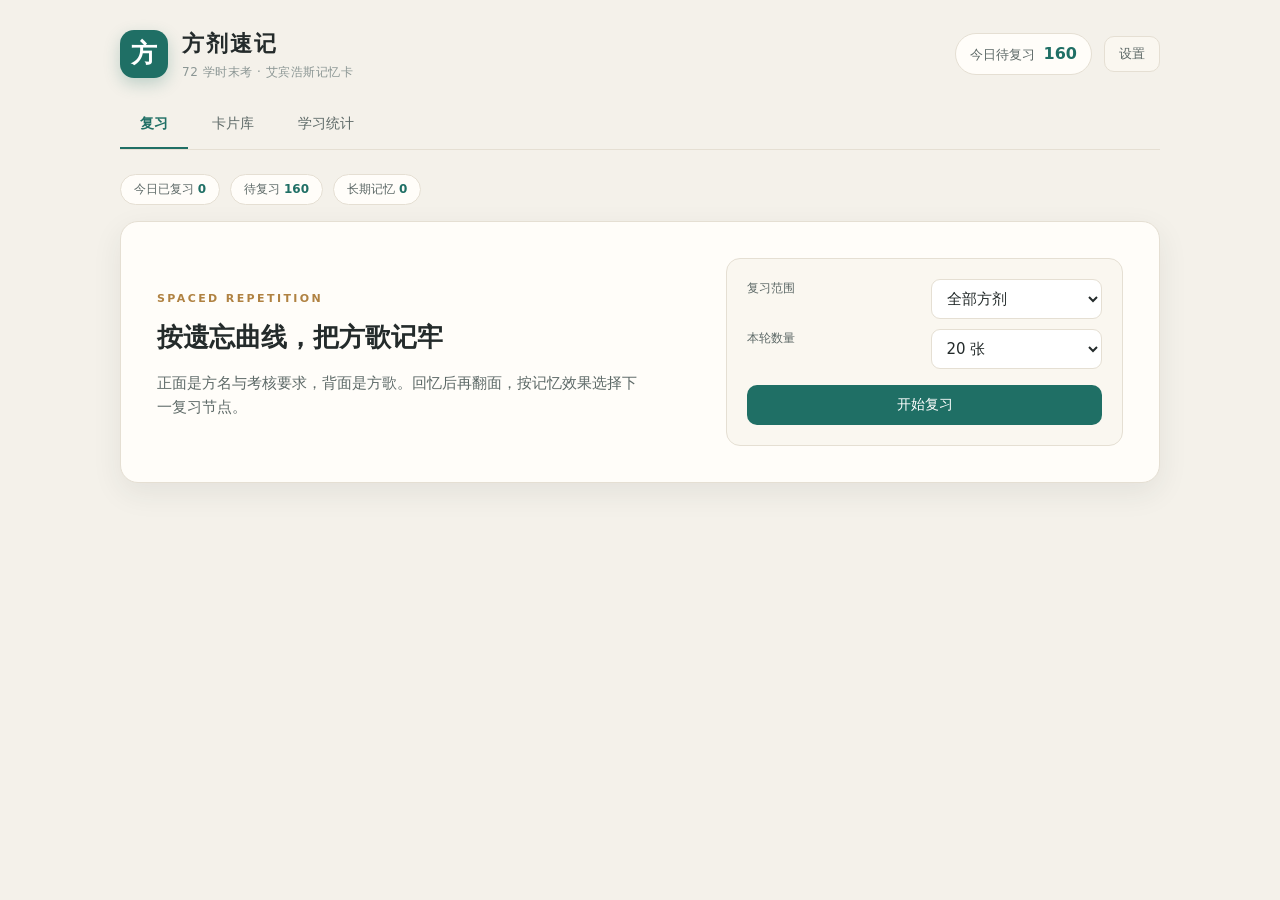
<file: index.html>
<!DOCTYPE html>
<html lang="zh-CN">
<head>
  <meta charset="UTF-8">
  <meta name="viewport" content="width=device-width, initial-scale=1.0">
  <title>方剂速记 · 复习</title>
  <link rel="stylesheet" href="styles.css">
</head>
<body data-page="review">
  <div class="app-shell">
    <header class="topbar">
      <div class="brand">
        <div class="brand-mark">方</div>
        <div class="brand-text">
          <h1>方剂速记</h1>
          <p>72 学时末考 · 艾宾浩斯记忆卡</p>
        </div>
      </div>
      <div class="top-actions">
        <div class="due-pill" id="duePill">今日待复习 <strong>0</strong></div>
        <button class="owner-btn" id="settingsTopBtn" type="button" title="备份与导入">设置</button>
      </div>
    </header>

    <nav class="tabs" aria-label="主导航">
      <a class="tab active" href="index.html">复习</a>
      <a class="tab" href="library.html">卡片库</a>
      <a class="tab" href="stats.html">学习统计</a>
    </nav>

    <main>
      <section class="view active" id="view-review">
        <div class="review-stats" id="reviewStats"></div>
        <div class="panel intro-panel" id="reviewStart">
          <div class="intro-copy">
            <span class="eyebrow">SPACED REPETITION</span>
            <h2>按遗忘曲线，把方歌记牢</h2>
            <p>正面是方名与考核要求，背面是方歌。回忆后再翻面，按记忆效果选择下一复习节点。</p>
          </div>
          <div class="review-setup">
            <label class="field-label" for="reviewScope">复习范围</label>
            <select id="reviewScope">
              <option value="all">全部方剂</option>
              <option value="掌握">仅掌握</option>
              <option value="熟悉">仅熟悉</option>
              <option value="了解">仅了解</option>
              <option value="due">仅到期待复习</option>
              <optgroup label="按章节" id="scopeChapters"></optgroup>
            </select>
            <label class="field-label" for="reviewLimit">本轮数量</label>
            <select id="reviewLimit">
              <option value="10">10 张</option>
              <option value="20" selected>20 张</option>
              <option value="40">40 张</option>
              <option value="999">全部</option>
            </select>
            <button class="primary-btn" id="startReviewBtn" type="button">开始复习</button>
          </div>
        </div>

        <div class="review-session hidden" id="reviewSession">
          <div class="session-bar">
            <div class="session-progress"><div id="sessionProgressBar"></div></div>
            <span id="sessionCounter">0 / 0</span>
            <button class="text-btn" id="endReviewBtn" type="button">结束本轮</button>
          </div>

          <div class="flashcard-wrap">
            <div class="flashcard" id="flashcard" role="button" tabindex="0" aria-label="点击翻转卡片">
              <div class="face front">
                <div class="face-top">
                  <span class="chapter-tag" id="frontChapter"></span>
                  <span class="level-badge" id="frontLevel"></span>
                </div>
                <div class="formula-name" id="frontName"></div>
                <div class="face-hint">考核要求 · 回忆方歌后点击翻面</div>
              </div>
              <div class="face back">
                <div class="face-top">
                  <span class="chapter-tag" id="backChapter"></span>
                  <span class="stage-tag" id="backStage"></span>
                </div>
                <div class="song-text" id="backSong"></div>
                <div class="back-question">刚才记住了吗？</div>
                <div class="rate-row" id="rateRow">
                  <button class="rate-btn forget" type="button" data-rate="forget">不记得<small>5 分钟后</small></button>
                  <button class="rate-btn remember" type="button" data-rate="remember">记得<small>进入下一节点</small></button>
                  <button class="rate-btn easy" type="button" data-rate="easy">太简单<small>跳两级</small></button>
                </div>
              </div>
            </div>
          </div>

          <div class="review-controls">
            <button class="secondary-btn" id="flipBtn" type="button">显示方歌</button>
            <button class="text-btn" id="skipBtn" type="button">稍后再看</button>
            <div class="flip-hint">点击卡片翻面 · 再点一次返回正面</div>
          </div>
        </div>

        <div class="panel done-panel hidden" id="reviewDone">
          <div class="done-icon">成</div>
          <h2>本轮复习完成</h2>
          <p id="doneSummary"></p>
          <div class="done-actions">
            <button class="primary-btn" id="againBtn" type="button">再来一轮</button>
            <a class="secondary-btn" href="library.html" id="toLibraryBtn">查看卡片库</a>
          </div>
        </div>
      </section>
    </main>
  </div>

  <div class="modal hidden" id="settingsModal">
    <div class="modal-backdrop" data-close="settingsModal"></div>
    <div class="modal-card wide">
      <h3>备份与导入</h3>
      <div class="settings-block">
        <h4>备份卡片与进度</h4>
        <p class="muted">导出为 JSON 文件，可在其他设备导入恢复。</p>
        <div class="inline-actions">
          <button class="secondary-btn" id="exportBtn" type="button">导出备份</button>
          <label class="file-btn">导入备份<input type="file" id="importInput" accept="application/json,.json"></label>
        </div>
      </div>
      <div class="modal-actions">
        <button class="primary-btn" type="button" data-close="settingsModal">完成</button>
      </div>
    </div>
  </div>

  <div class="toast" id="toast"></div>

  <script src="seed.js"></script>
  <script src="app.js"></script>
</body>
</html>
</file>
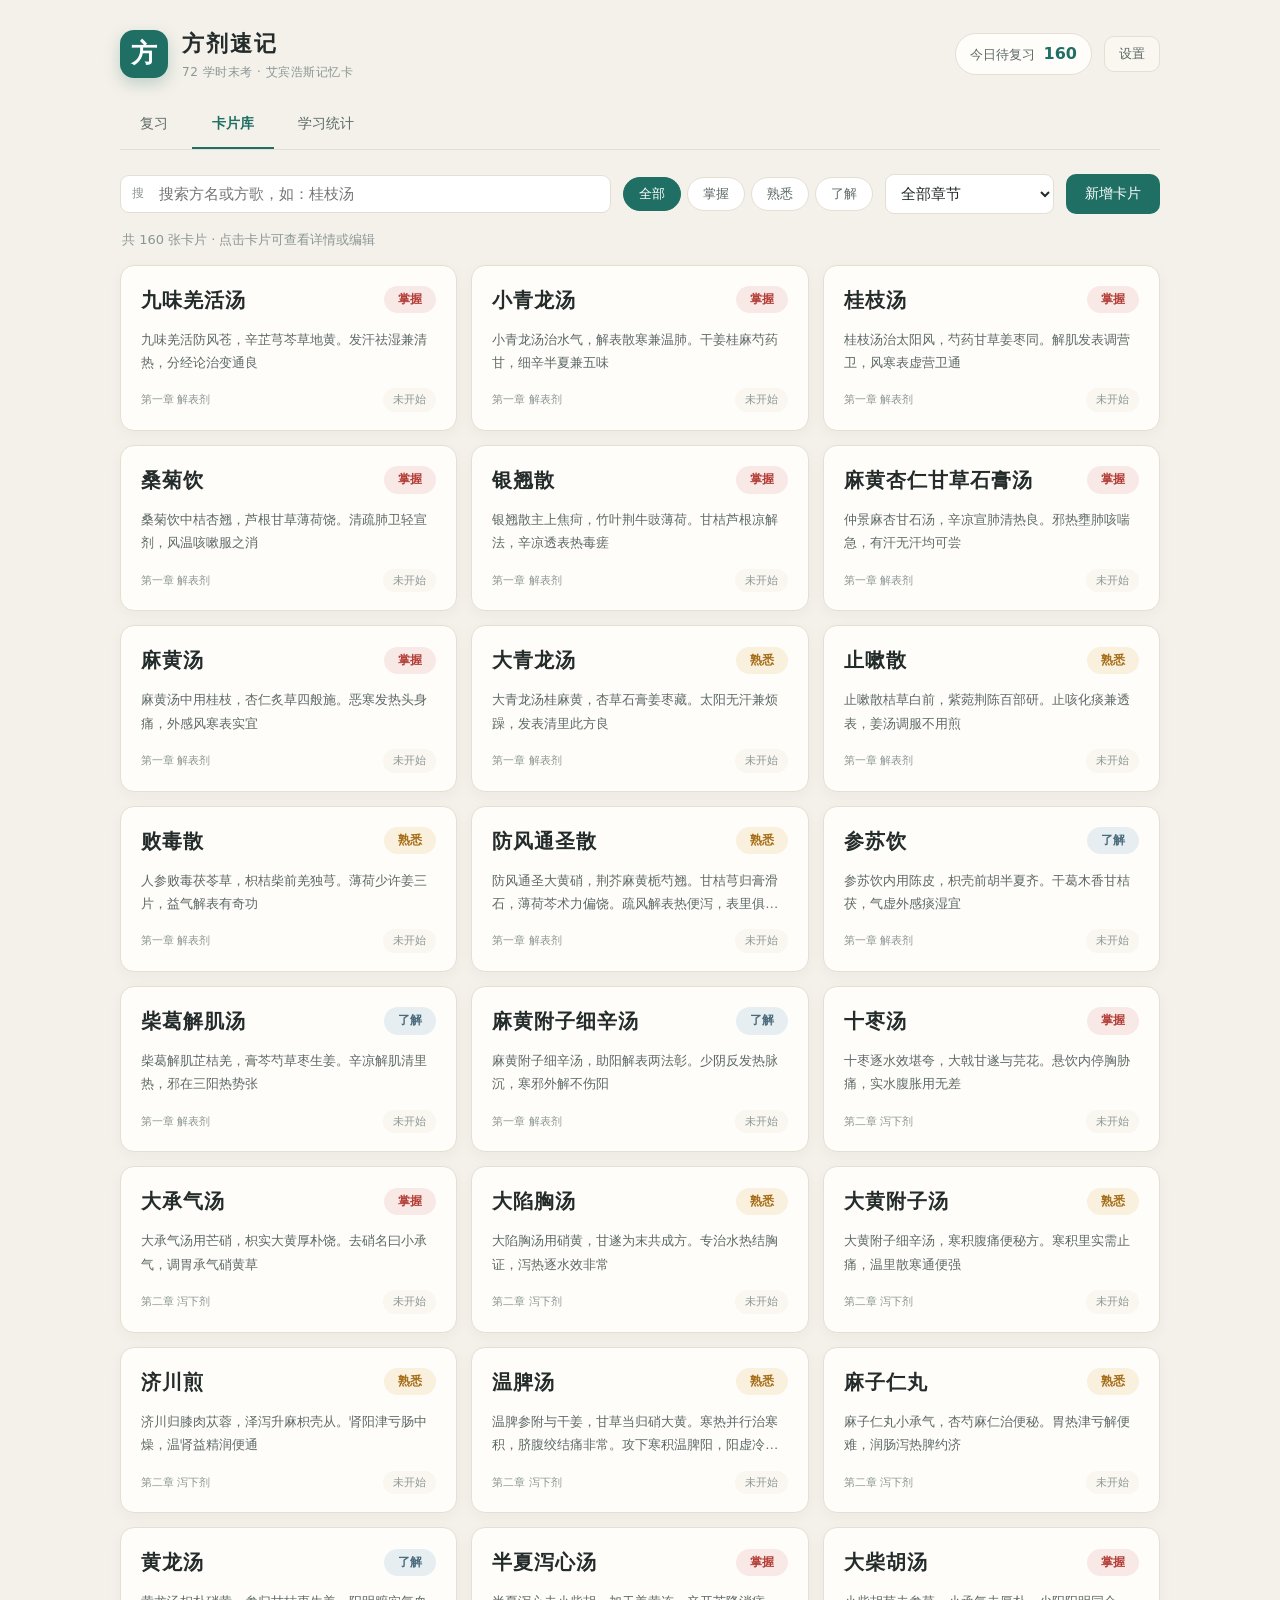
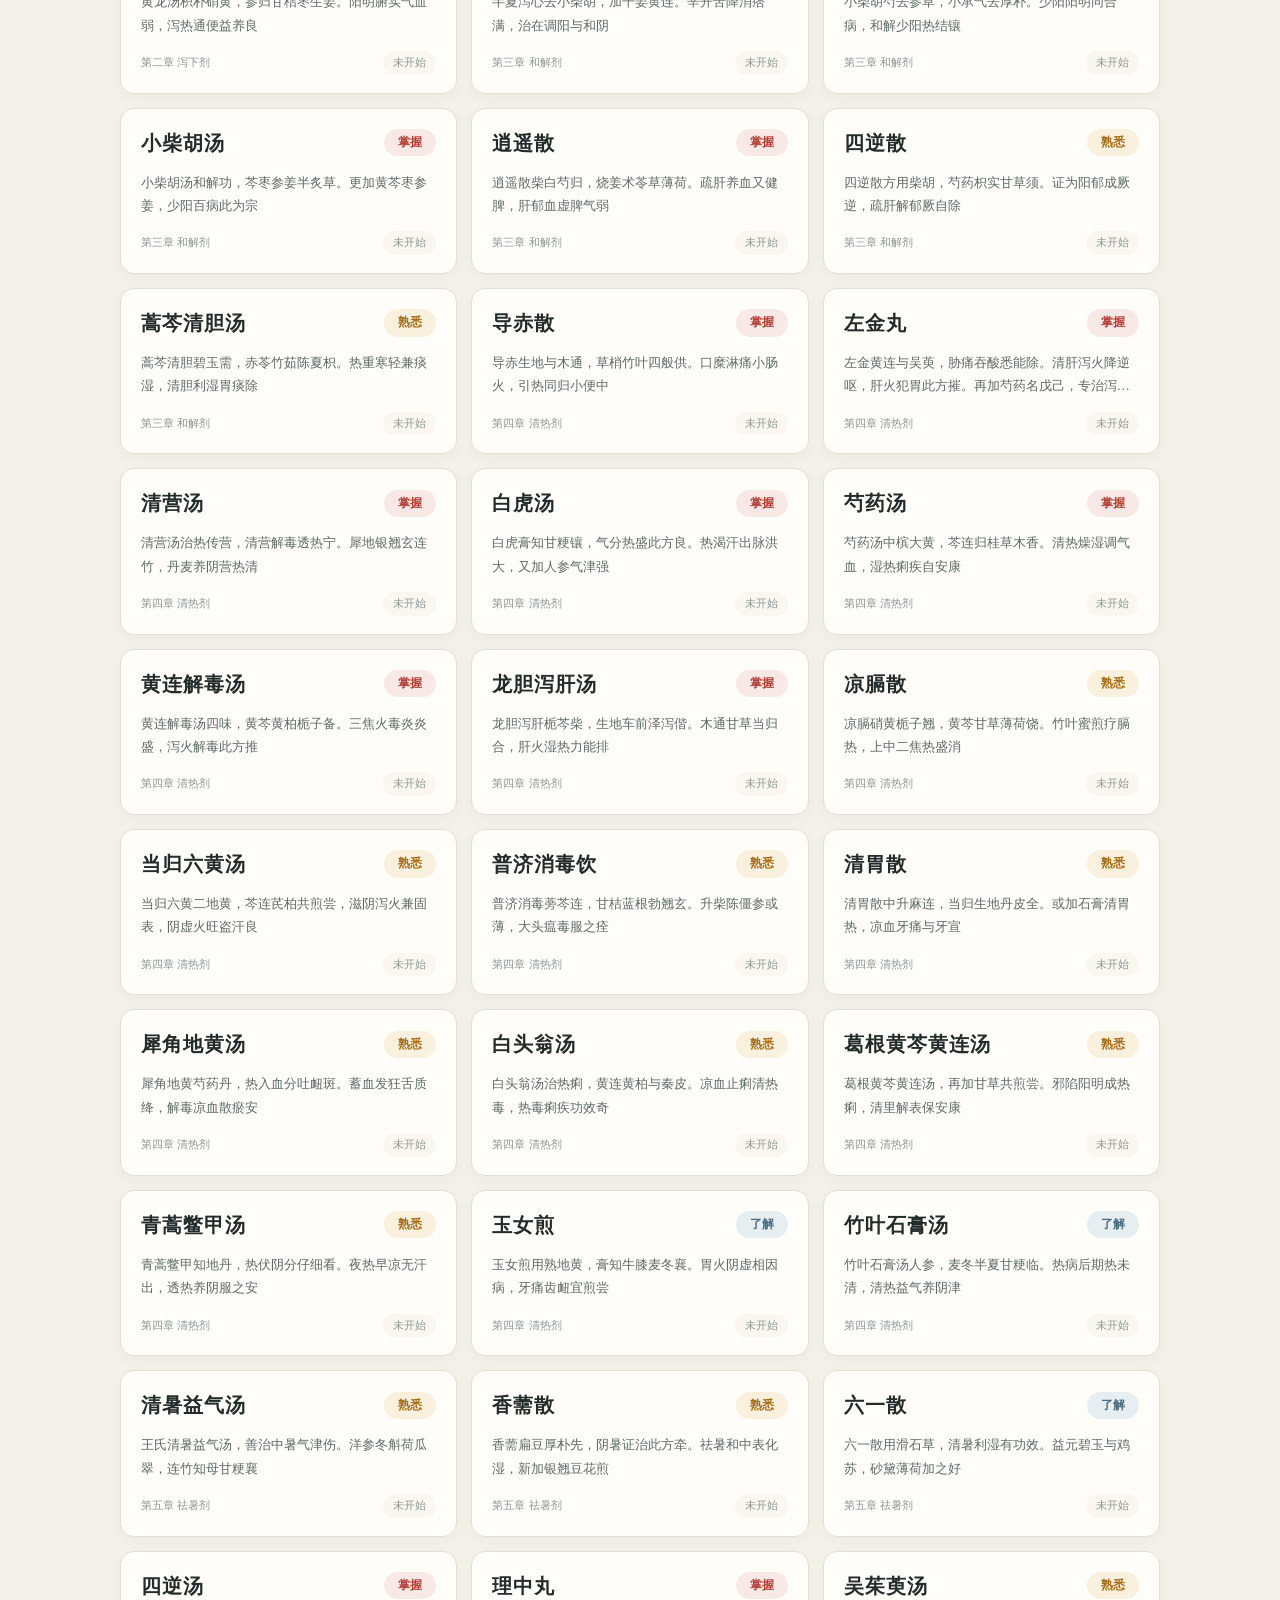
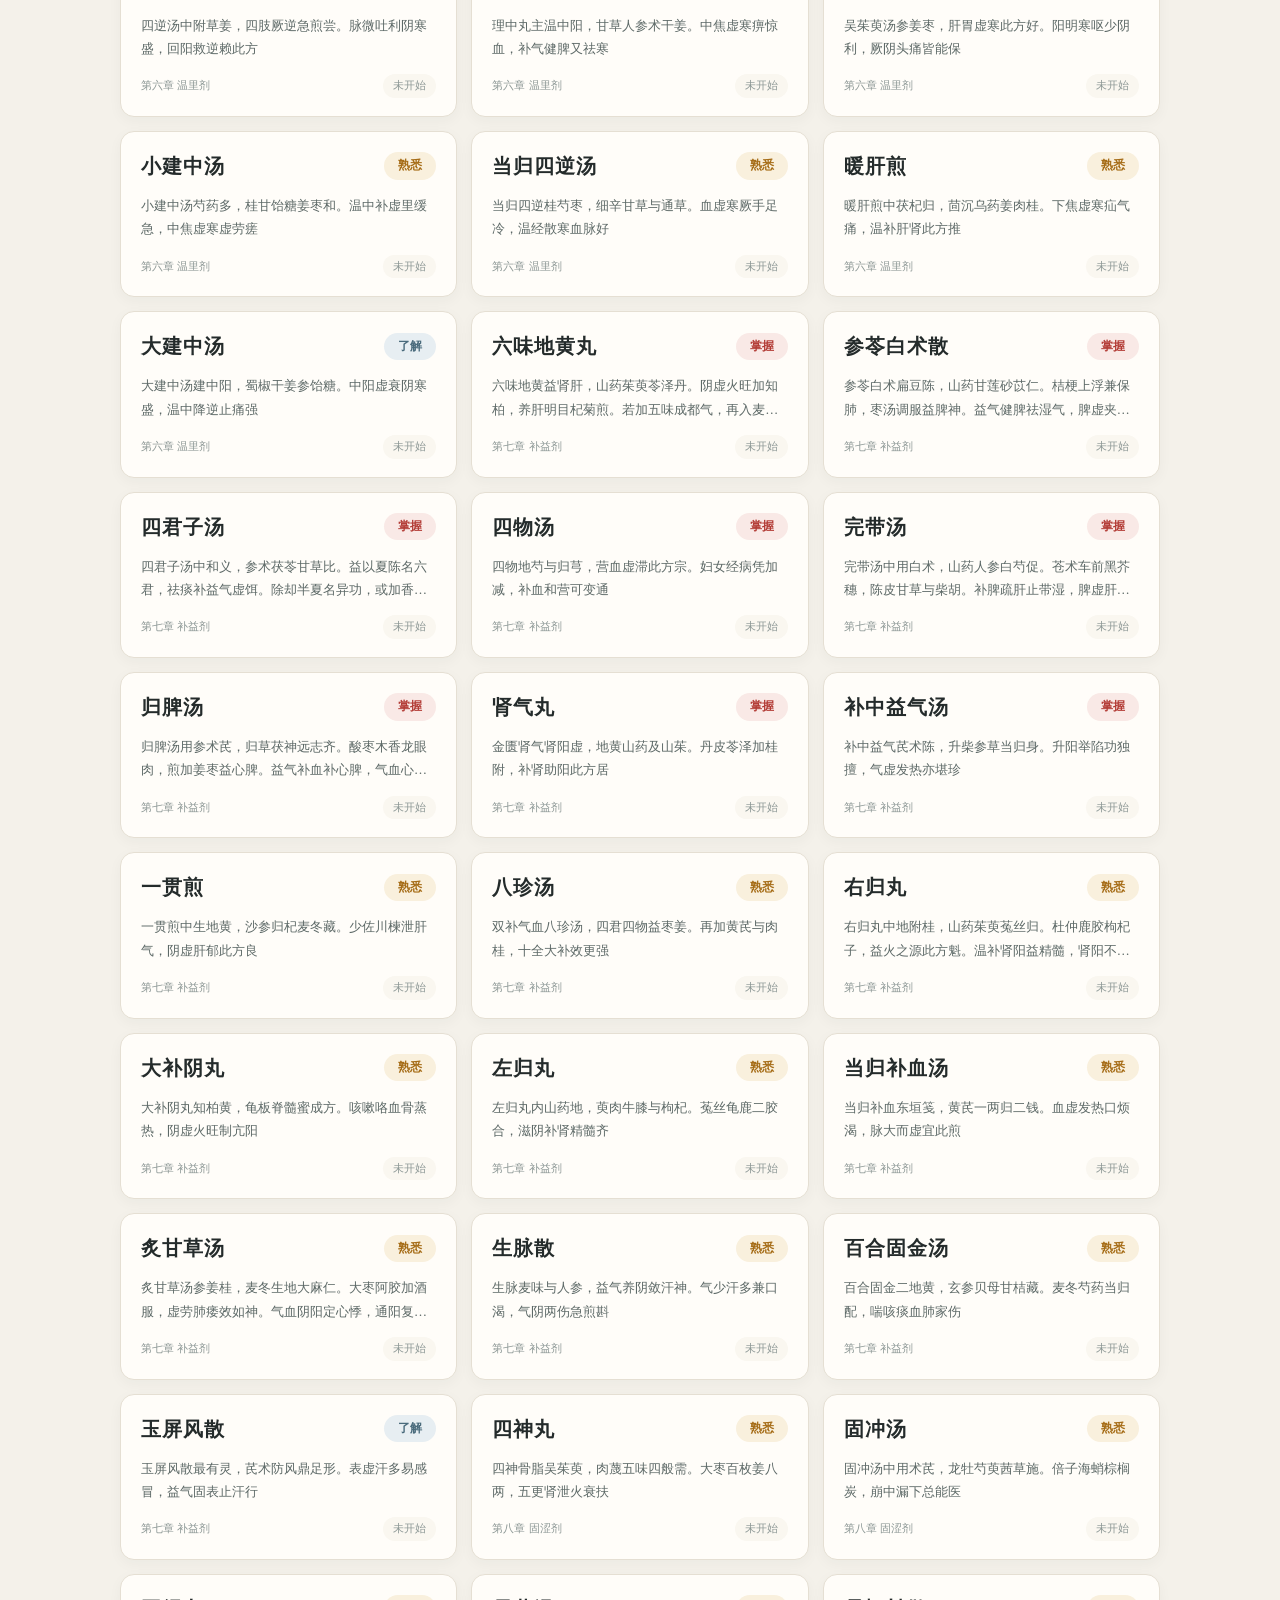
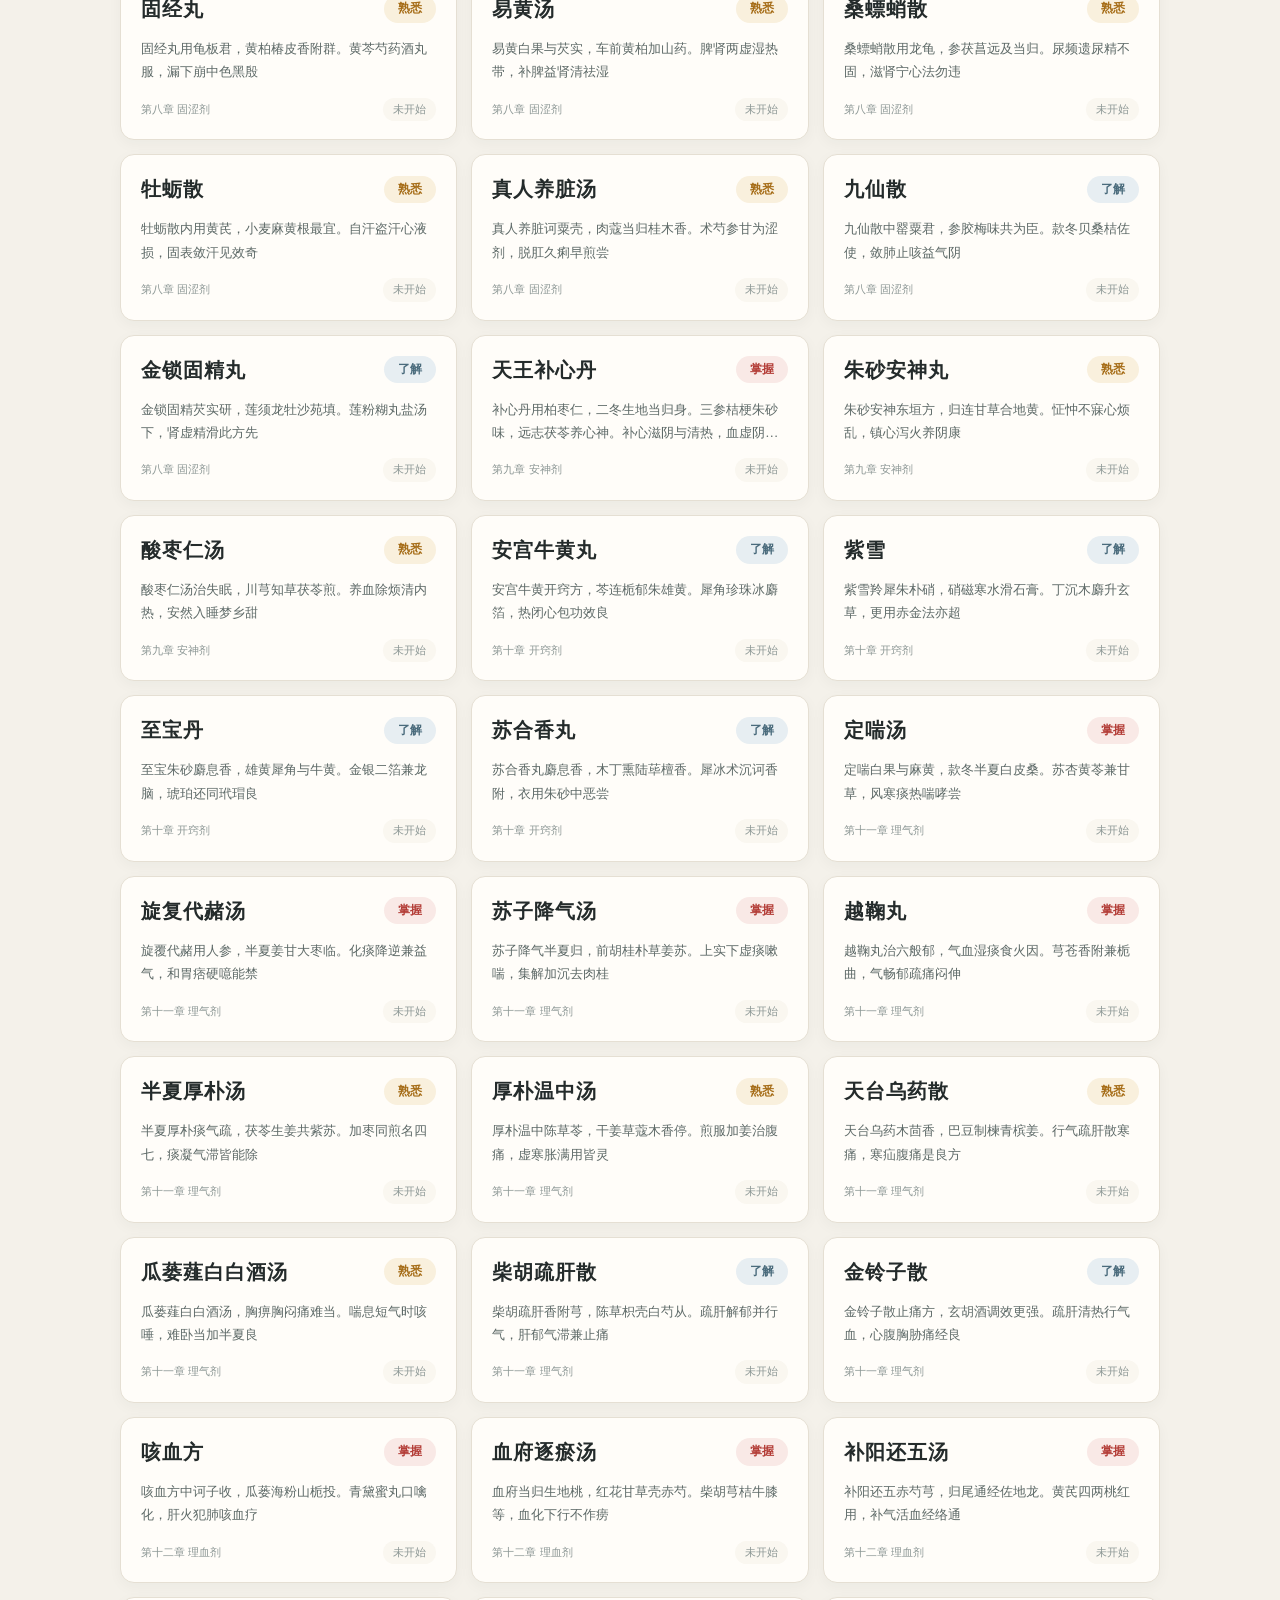
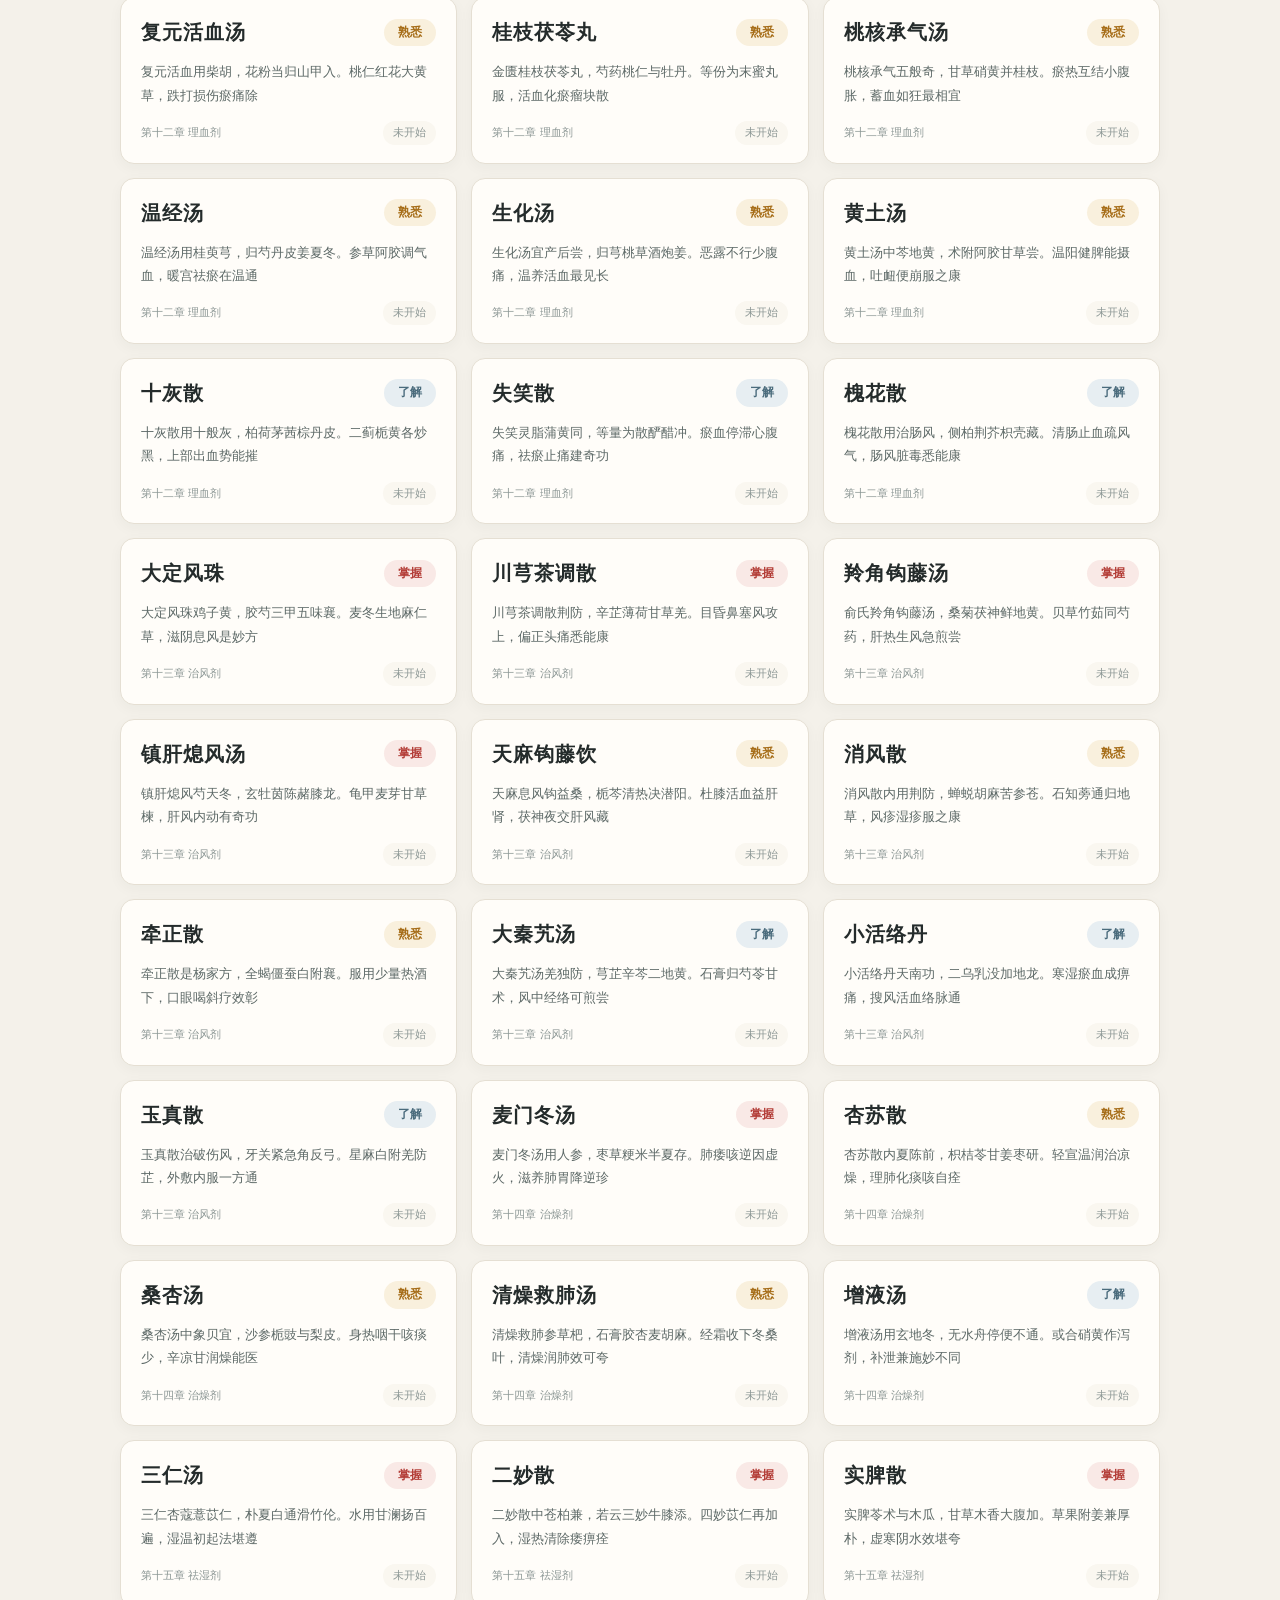
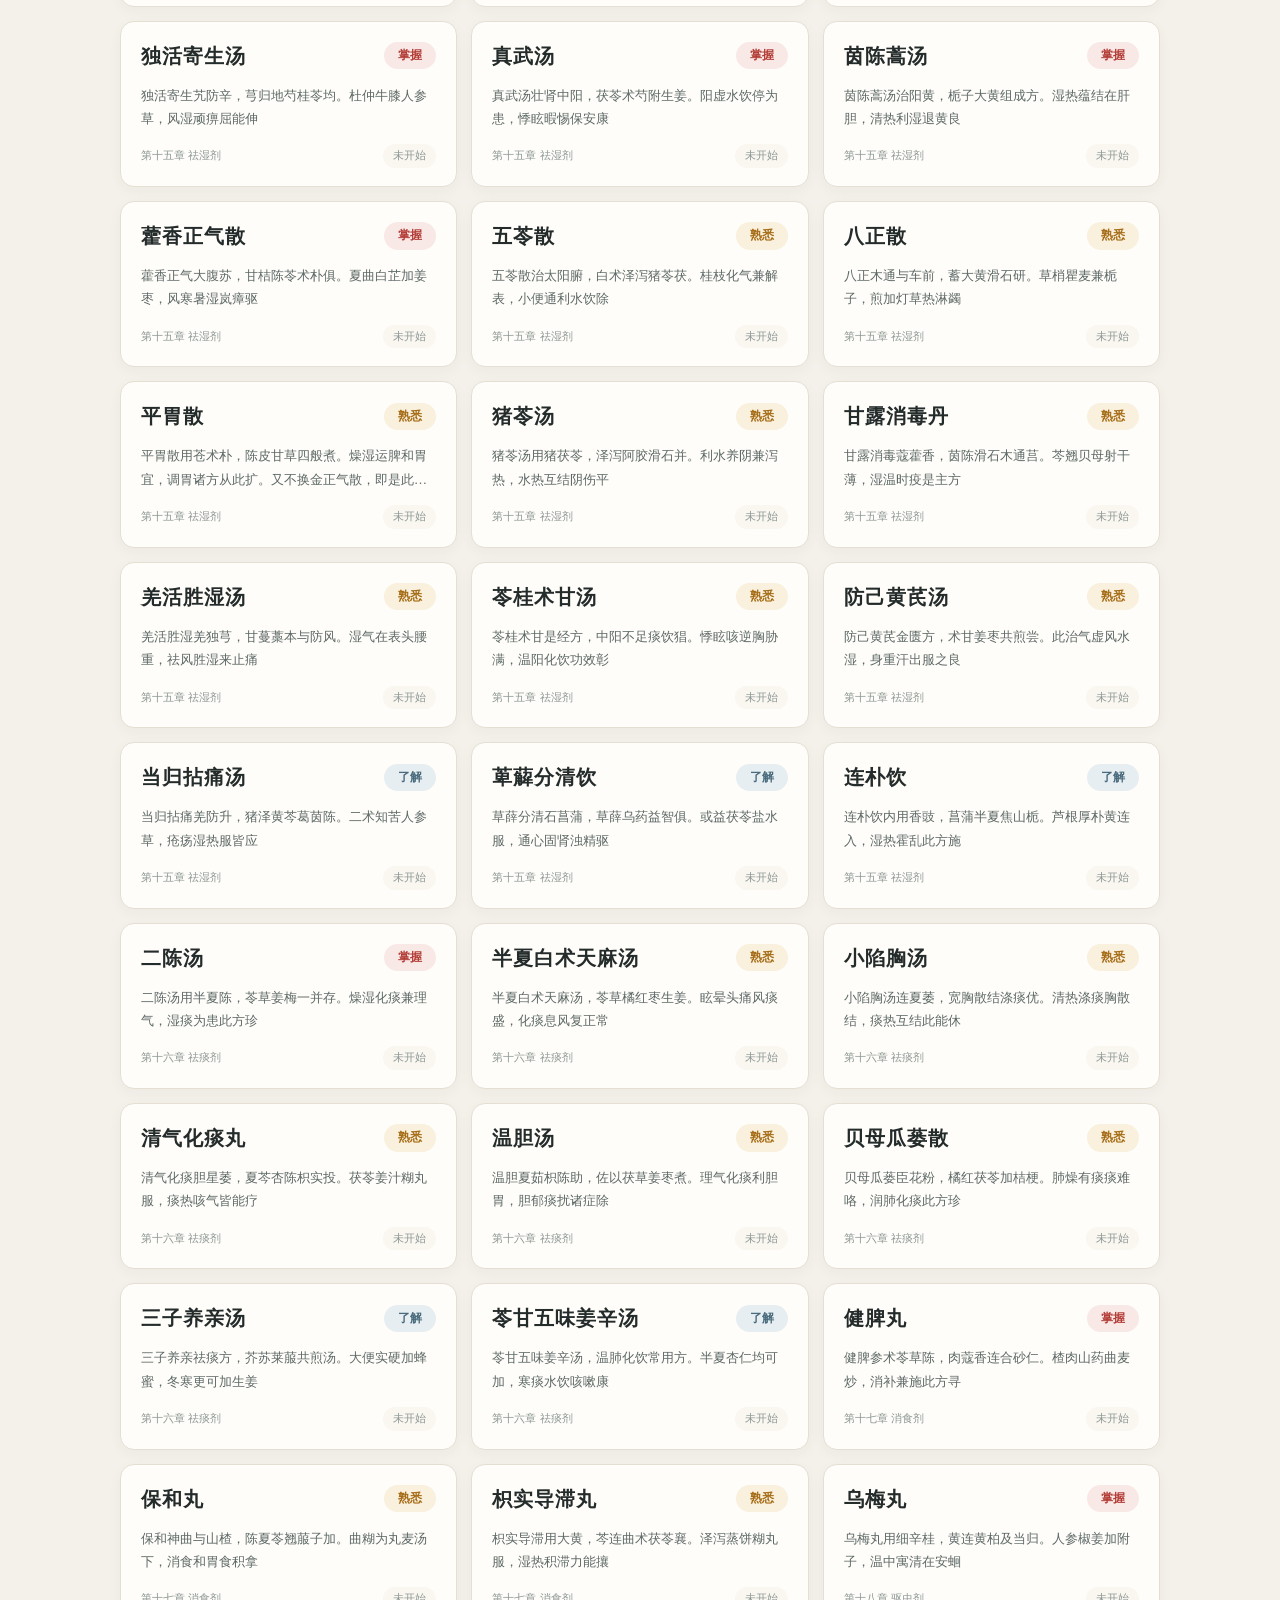
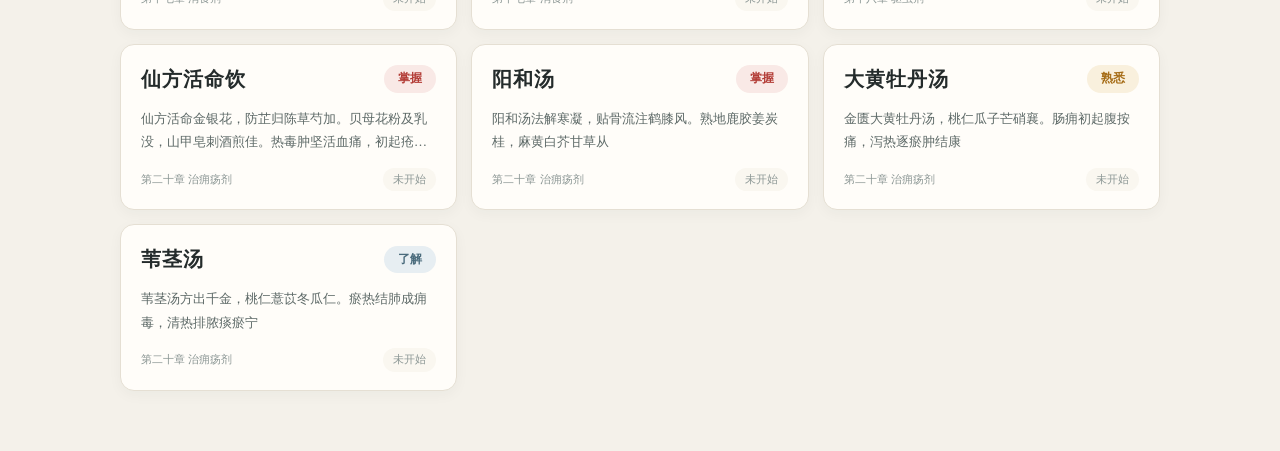
<file: library.html>
<!DOCTYPE html>
<html lang="zh-CN">
<head>
  <meta charset="UTF-8">
  <meta name="viewport" content="width=device-width, initial-scale=1.0">
  <title>方剂速记 · 卡片库</title>
  <link rel="stylesheet" href="styles.css">
</head>
<body data-page="library">
  <div class="app-shell">
    <header class="topbar">
      <div class="brand">
        <div class="brand-mark">方</div>
        <div class="brand-text">
          <h1>方剂速记</h1>
          <p>72 学时末考 · 艾宾浩斯记忆卡</p>
        </div>
      </div>
      <div class="top-actions">
        <div class="due-pill" id="duePill">今日待复习 <strong>0</strong></div>
        <button class="owner-btn" id="settingsTopBtn" type="button" title="备份与导入">设置</button>
      </div>
    </header>

    <nav class="tabs" aria-label="主导航">
      <a class="tab" href="index.html">复习</a>
      <a class="tab active" href="library.html">卡片库</a>
      <a class="tab" href="stats.html">学习统计</a>
    </nav>

    <main>
      <section class="view active" id="view-library">
        <div class="library-toolbar">
          <div class="search-box">
            <span class="search-mark">搜</span>
            <input type="search" id="searchInput" placeholder="搜索方名或方歌，如：桂枝汤">
          </div>
          <div class="chip-group" id="levelChips">
            <button class="chip active" type="button" data-level="all">全部</button>
            <button class="chip" type="button" data-level="掌握">掌握</button>
            <button class="chip" type="button" data-level="熟悉">熟悉</button>
            <button class="chip" type="button" data-level="了解">了解</button>
          </div>
          <select id="chapterFilter" class="chapter-filter"><option value="all">全部章节</option></select>
          <button class="primary-btn" id="addCardBtn" type="button">新增卡片</button>
        </div>
        <div class="list-meta" id="listMeta"></div>
        <div class="card-grid" id="cardList"></div>
      </section>
    </main>
  </div>

  <div class="modal hidden" id="editModal">
    <div class="modal-backdrop" data-close="editModal"></div>
    <div class="modal-card wide">
      <h3 id="editTitle">编辑卡片</h3>
      <div class="form-grid">
        <label>方名<input type="text" id="editName" maxlength="30"></label>
        <label>考核要求<select id="editLevel"><option>掌握</option><option>熟悉</option><option>了解</option></select></label>
        <label class="full">章节<input type="text" id="editChapter" maxlength="40"></label>
        <label class="full">方歌<textarea id="editSong" rows="4" maxlength="300"></textarea></label>
        <label class="full">备注（可选）<textarea id="editNote" rows="2" maxlength="300"></textarea></label>
      </div>
      <div class="modal-actions between">
        <button class="danger-btn hidden" id="deleteCardBtn" type="button">删除卡片</button>
        <div class="right-actions">
          <button class="secondary-btn" type="button" data-close="editModal">取消</button>
          <button class="primary-btn" id="saveCardBtn" type="button">保存</button>
        </div>
      </div>
    </div>
  </div>

  <div class="modal hidden" id="settingsModal">
    <div class="modal-backdrop" data-close="settingsModal"></div>
    <div class="modal-card wide">
      <h3>备份与导入</h3>
      <div class="settings-block">
        <h4>备份卡片与进度</h4>
        <p class="muted">导出为 JSON 文件，可在其他设备导入恢复。</p>
        <div class="inline-actions">
          <button class="secondary-btn" id="exportBtn" type="button">导出备份</button>
          <label class="file-btn">导入备份<input type="file" id="importInput" accept="application/json,.json"></label>
        </div>
      </div>
      <div class="modal-actions">
        <button class="primary-btn" type="button" data-close="settingsModal">完成</button>
      </div>
    </div>
  </div>

  <div class="toast" id="toast"></div>

  <script src="seed.js"></script>
  <script src="app.js"></script>
</body>
</html>
</file>
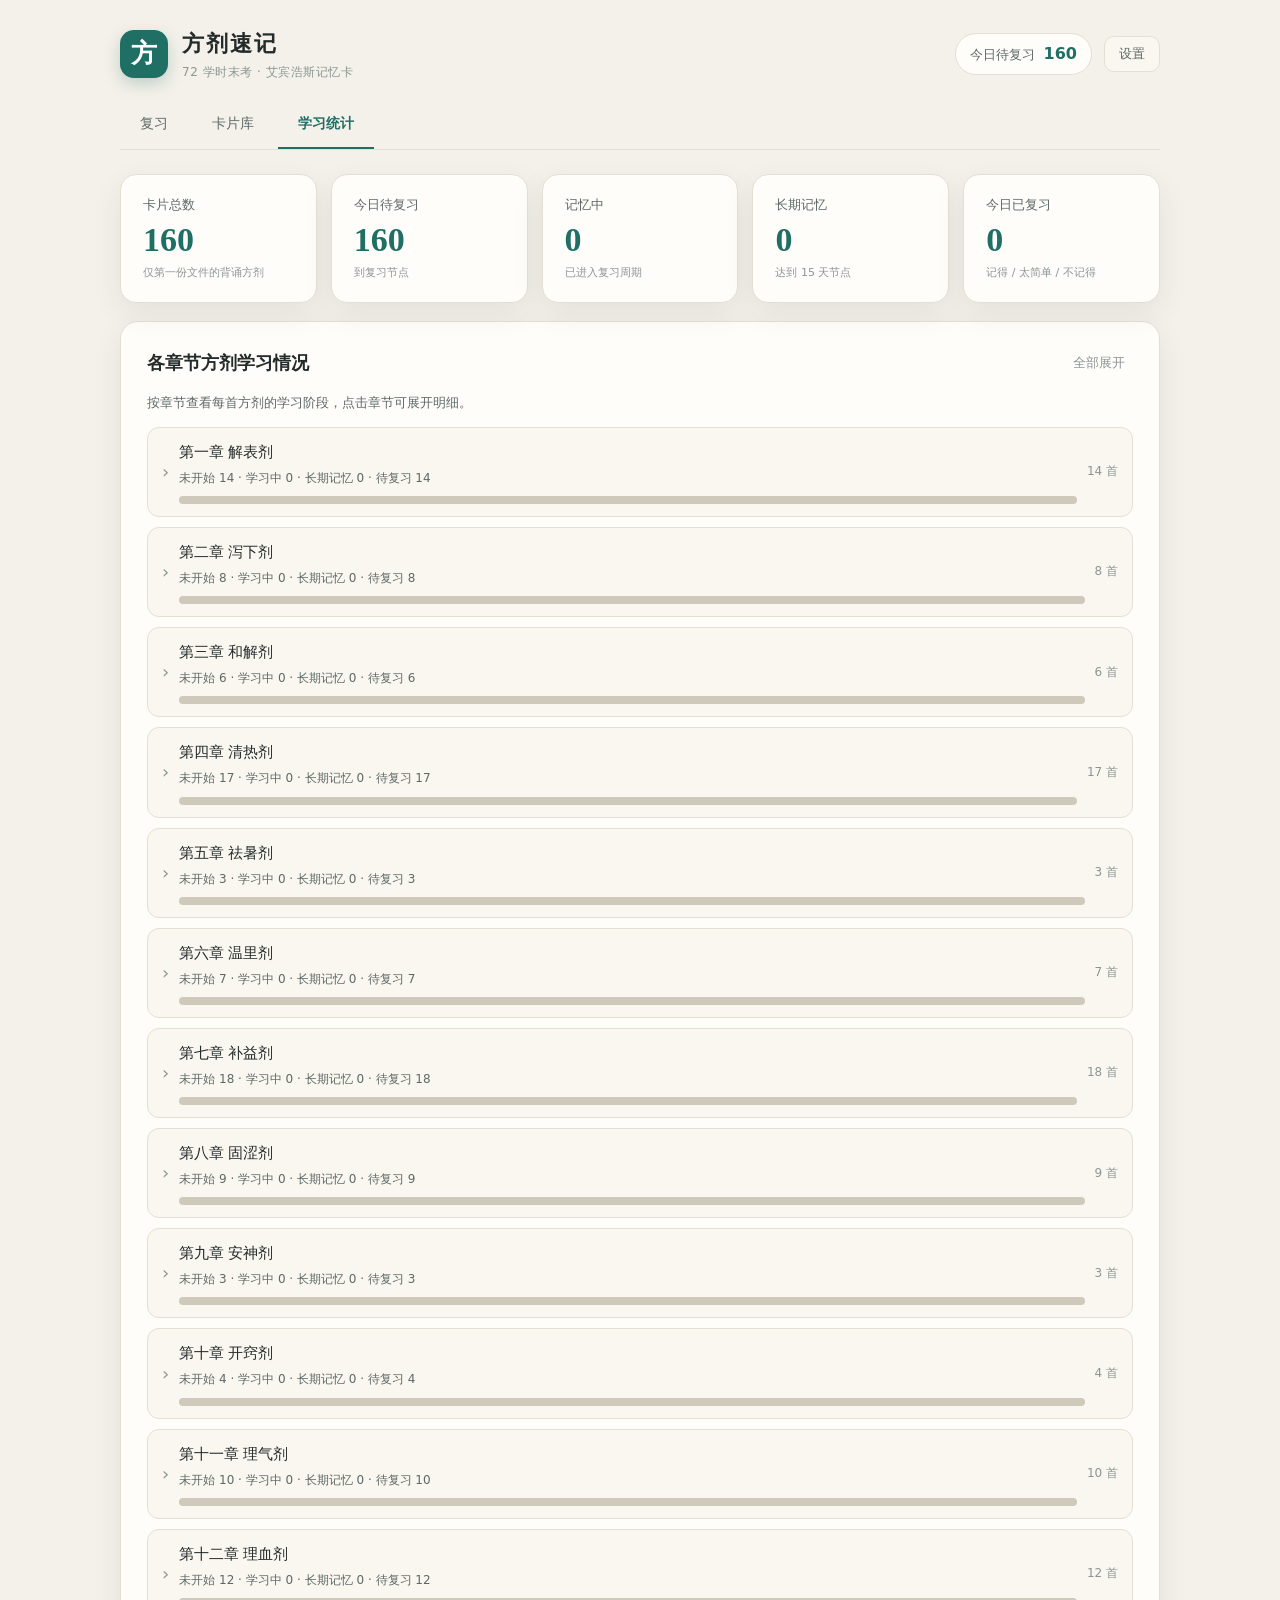
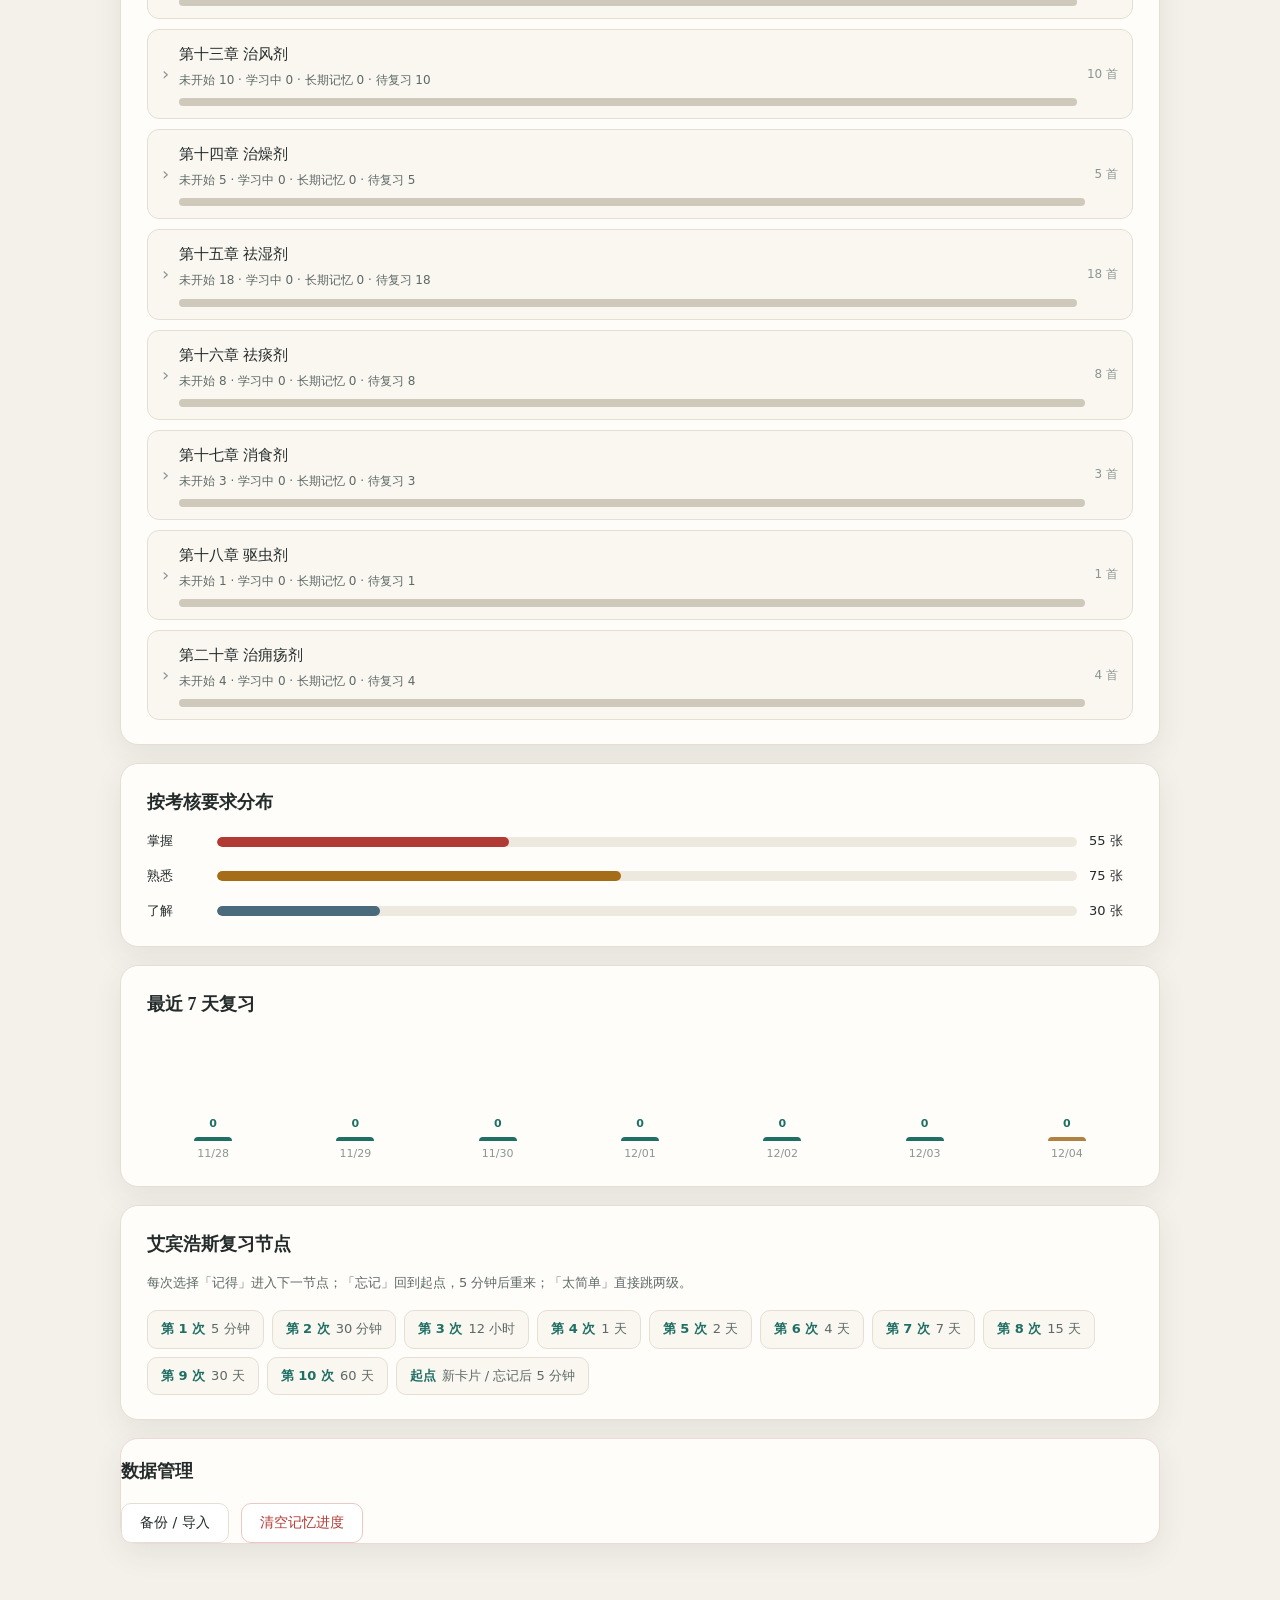
<file: stats.html>
<!DOCTYPE html>
<html lang="zh-CN">
<head>
  <meta charset="UTF-8">
  <meta name="viewport" content="width=device-width, initial-scale=1.0">
  <title>方剂速记 · 学习统计</title>
  <link rel="stylesheet" href="styles.css">
</head>
<body data-page="stats">
  <div class="app-shell">
    <header class="topbar">
      <div class="brand">
        <div class="brand-mark">方</div>
        <div class="brand-text">
          <h1>方剂速记</h1>
          <p>72 学时末考 · 艾宾浩斯记忆卡</p>
        </div>
      </div>
      <div class="top-actions">
        <div class="due-pill" id="duePill">今日待复习 <strong>0</strong></div>
        <button class="owner-btn" id="settingsTopBtn" type="button" title="备份与导入">设置</button>
      </div>
    </header>

    <nav class="tabs" aria-label="主导航">
      <a class="tab" href="index.html">复习</a>
      <a class="tab" href="library.html">卡片库</a>
      <a class="tab active" href="stats.html">学习统计</a>
    </nav>

    <main>
      <section class="view active" id="view-stats">
        <div class="stat-grid">
          <div class="stat-card"><span class="stat-label">卡片总数</span><strong id="statTotal">0</strong><small>仅第一份文件的背诵方剂</small></div>
          <div class="stat-card"><span class="stat-label">今日待复习</span><strong id="statDue">0</strong><small>到复习节点</small></div>
          <div class="stat-card"><span class="stat-label">记忆中</span><strong id="statLearning">0</strong><small>已进入复习周期</small></div>
          <div class="stat-card"><span class="stat-label">长期记忆</span><strong id="statMastered">0</strong><small>达到 15 天节点</small></div>
          <div class="stat-card"><span class="stat-label">今日已复习</span><strong id="statToday">0</strong><small>记得 / 太简单 / 不记得</small></div>
        </div>

        <div class="panel stats-panel" id="chapterStatsPanel">
          <div class="panel-head">
            <h3>各章节方剂学习情况</h3>
            <button class="text-btn" id="toggleChapterStatsBtn" type="button">全部展开</button>
          </div>
          <p class="muted">按章节查看每首方剂的学习阶段，点击章节可展开明细。</p>
          <div id="chapterStats" class="chapter-stats"></div>
        </div>

        <div class="panel stats-panel">
          <h3>按考核要求分布</h3>
          <div id="levelBars" class="level-bars"></div>
        </div>

        <div class="panel stats-panel">
          <h3>最近 7 天复习</h3>
          <div id="dailyBars" class="daily-bars"></div>
        </div>

        <div class="panel stats-panel">
          <h3>艾宾浩斯复习节点</h3>
          <p class="muted">每次选择「记得」进入下一节点；「忘记」回到起点，5 分钟后重来；「太简单」直接跳两级。</p>
          <div id="intervalList" class="interval-list"></div>
        </div>

        <div class="panel danger-zone">
          <h3>数据管理</h3>
          <div class="danger-actions">
            <button class="secondary-btn" id="openSettingsBtn" type="button">备份 / 导入</button>
            <button class="danger-btn" id="resetProgressBtn" type="button">清空记忆进度</button>
          </div>
        </div>
      </section>
    </main>
  </div>

  <div class="modal hidden" id="settingsModal">
    <div class="modal-backdrop" data-close="settingsModal"></div>
    <div class="modal-card wide">
      <h3>备份与导入</h3>
      <div class="settings-block">
        <h4>备份卡片与进度</h4>
        <p class="muted">导出为 JSON 文件，可在其他设备导入恢复。</p>
        <div class="inline-actions">
          <button class="secondary-btn" id="exportBtn" type="button">导出备份</button>
          <label class="file-btn">导入备份<input type="file" id="importInput" accept="application/json,.json"></label>
        </div>
      </div>
      <div class="modal-actions">
        <button class="primary-btn" type="button" data-close="settingsModal">完成</button>
      </div>
    </div>
  </div>

  <div class="toast" id="toast"></div>

  <script src="seed.js"></script>
  <script src="app.js"></script>
</body>
</html>
</file>
<file: styles.css>
:root {
  --bg: #f4f1ea;
  --surface: #fffdf9;
  --surface-2: #faf7f0;
  --ink: #242b2b;
  --ink-soft: #5d6967;
  --ink-faint: #8b9694;
  --line: #e5dfd3;
  --accent: #1f6f65;
  --accent-dark: #17554e;
  --accent-soft: #e2efeb;
  --gold: #b08242;
  --master: #b23a34;
  --master-bg: #f9e9e6;
  --familiar: #a66d18;
  --familiar-bg: #f9f0dd;
  --know: #4a6b7c;
  --know-bg: #e7eef2;
  --shadow: 0 10px 30px rgba(35, 48, 45, 0.08);
  --serif: "Noto Serif SC", "Source Han Serif SC", "Songti SC", "SimSun", serif;
  --sans: "PingFang SC", "Microsoft YaHei", "Noto Sans SC", system-ui, sans-serif;
}

* { box-sizing: border-box; }
html, body { margin: 0; padding: 0; }
body {
  background: var(--bg);
  color: var(--ink);
  font-family: var(--sans);
  font-size: 15px;
  line-height: 1.6;
  -webkit-font-smoothing: antialiased;
}
button, input, select, textarea { font-family: inherit; font-size: inherit; }
button { cursor: pointer; }
.hidden { display: none !important; }
.muted { color: var(--ink-soft); font-size: 13px; }

.app-shell { max-width: 1080px; margin: 0 auto; padding: 0 20px 60px; }

/* 顶栏 */
.topbar {
  display: flex; align-items: center; justify-content: space-between;
  gap: 16px; padding: 26px 0 18px;
}
.brand { display: flex; align-items: center; gap: 14px; }
.brand-mark {
  width: 48px; height: 48px; border-radius: 14px;
  background: var(--accent); color: #fff;
  font-family: var(--serif); font-size: 26px; font-weight: 700;
  display: grid; place-items: center;
  box-shadow: 0 6px 16px rgba(31, 111, 101, 0.25);
}
.brand-text h1 { margin: 0; font-family: var(--serif); font-size: 22px; letter-spacing: 2px; }
.brand-text p { margin: 2px 0 0; color: var(--ink-faint); font-size: 12px; letter-spacing: .5px; }
.top-actions { display: flex; align-items: center; gap: 12px; }
.due-pill {
  background: var(--surface); border: 1px solid var(--line); border-radius: 999px;
  padding: 7px 14px; font-size: 13px; color: var(--ink-soft);
}
.due-pill strong { color: var(--accent); font-size: 16px; margin-left: 4px; }
.owner-btn {
  border: 1px solid var(--line); background: var(--surface-2); color: var(--ink-soft);
  border-radius: 10px; padding: 8px 14px; font-size: 13px;
}
.owner-btn.unlocked { background: var(--accent); border-color: var(--accent); color: #fff; }

/* 导航 */
.tabs {
  display: flex; gap: 4px; border-bottom: 1px solid var(--line); margin-bottom: 24px;
}
.tab {
  border: 0; background: transparent; color: var(--ink-soft); text-decoration: none;
  display: inline-block; padding: 12px 20px; border-bottom: 2px solid transparent; font-size: 14px;
}
.tab.active { color: var(--accent); border-color: var(--accent); font-weight: 600; }
.view { display: none; }
.view.active { display: block; }

.panel {
  background: var(--surface); border: 1px solid var(--line); border-radius: 18px;
  box-shadow: var(--shadow);
}

/* 复习介绍 */
.intro-panel {
  padding: 36px; display: grid; grid-template-columns: 1.15fr .85fr; gap: 32px; align-items: center;
}
.eyebrow { color: var(--gold); font-size: 11px; letter-spacing: 2.4px; font-weight: 700; }
.intro-copy h2 { font-family: var(--serif); font-size: 26px; margin: 8px 0 12px; }
.intro-copy p { color: var(--ink-soft); margin: 0; max-width: 480px; }
.review-setup {
  background: var(--surface-2); border: 1px solid var(--line); border-radius: 14px;
  padding: 20px; display: grid; grid-template-columns: 1fr 1fr; gap: 10px 12px;
}
.field-label { font-size: 12px; color: var(--ink-soft); grid-column: span 1; }
.review-setup select, .chapter-filter, .search-box input, .modal input, .modal select, .modal textarea {
  width: 100%; border: 1px solid var(--line); border-radius: 9px; background: #fff;
  padding: 9px 11px; color: var(--ink); outline: none;
}
.review-setup select:focus, .search-box input:focus, .modal input:focus, .modal textarea:focus,
.modal select:focus { border-color: var(--accent); box-shadow: 0 0 0 3px var(--accent-soft); }
.primary-btn, .secondary-btn, .danger-btn, .file-btn {
  border-radius: 10px; padding: 10px 18px; font-size: 14px; border: 1px solid transparent;
  display: inline-flex; align-items: center; justify-content: center; gap: 6px;
}
.primary-btn { background: var(--accent); color: #fff; }
.primary-btn:hover { background: var(--accent-dark); }
.secondary-btn { background: #fff; border-color: var(--line); color: var(--ink); }
.secondary-btn:hover { border-color: var(--accent); color: var(--accent); }
.danger-btn { background: #fff; border-color: #e8c9c5; color: var(--master); }
.danger-btn:hover { background: var(--master-bg); }
.text-btn { background: none; border: 0; color: var(--ink-faint); font-size: 13px; padding: 8px; }
.text-btn:hover { color: var(--accent); }
.review-setup .primary-btn { grid-column: 1 / -1; margin-top: 6px; }

/* 复习会话 */
.review-stats { display: flex; gap: 10px; flex-wrap: wrap; margin-bottom: 16px; }
.review-stats span {
  background: var(--surface); border: 1px solid var(--line); border-radius: 999px;
  padding: 5px 13px; font-size: 12px; color: var(--ink-soft);
}
.review-stats b { color: var(--accent); font-weight: 700; }
.session-bar { display: flex; align-items: center; gap: 14px; margin-bottom: 18px; }
.session-progress { flex: 1; height: 6px; border-radius: 99px; background: #e7e1d6; overflow: hidden; }
.session-progress div { height: 100%; width: 0; background: var(--accent); transition: width .25s ease; }
#sessionCounter { font-size: 13px; color: var(--ink-soft); min-width: 56px; text-align: right; }

.flashcard-wrap { perspective: 1400px; }
.flashcard {
  position: relative; width: 100%; height: 360px; cursor: pointer;
  transform-style: preserve-3d; transition: transform .55s cubic-bezier(.2,.7,.2,1);
}
.flashcard.flipped { transform: rotateY(180deg); }
.face {
  position: absolute; inset: 0; backface-visibility: hidden;
  background: var(--surface); border: 1px solid var(--line); border-radius: 20px;
  box-shadow: var(--shadow); padding: 28px 32px;
  display: flex; flex-direction: column;
}
.face.back { transform: rotateY(180deg); background: #f7fbf9; }
.face-top { display: flex; justify-content: space-between; align-items: center; gap: 10px; }
.chapter-tag, .stage-tag {
  font-size: 12px; color: var(--ink-faint); background: var(--surface-2);
  border: 1px solid var(--line); border-radius: 999px; padding: 4px 12px;
}
.level-badge { border-radius: 999px; padding: 4px 14px; font-size: 12px; font-weight: 700; }
.level-掌握 { color: var(--master); background: var(--master-bg); }
.level-熟悉 { color: var(--familiar); background: var(--familiar-bg); }
.level-了解 { color: var(--know); background: var(--know-bg); }
.formula-name {
  flex: 1; display: grid; place-items: center; text-align: center;
  font-family: var(--serif); font-size: clamp(34px, 6vw, 56px); font-weight: 700;
  letter-spacing: 4px; color: var(--ink);
}
.song-text {
  flex: 1; display: grid; place-items: center; text-align: center;
  font-family: var(--serif); font-size: clamp(20px, 3.4vw, 30px); line-height: 2;
  letter-spacing: 1.5px; color: var(--accent-dark); padding: 12px 0;
}
.face-hint { text-align: center; font-size: 12px; color: var(--ink-faint); letter-spacing: 1px; }
.face.back { overflow-y: auto; }
.face.back .song-text { font-size: clamp(17px, 2.6vw, 25px); line-height: 1.85; }
.back-question { text-align: center; font-size: 12px; color: var(--ink-faint); letter-spacing: 1px; margin-bottom: 10px; }
.face.back .rate-row { margin-top: 0; }
.face.back .rate-btn { min-width: 108px; padding: 9px 14px; font-size: 14px; }

.review-controls { display: flex; flex-direction: column; align-items: center; gap: 14px; margin-top: 26px; }
.flip-hint { font-size: 12px; color: var(--ink-faint); }
.rate-row { display: flex; gap: 12px; flex-wrap: wrap; justify-content: center; }
.rate-btn {
  border-radius: 12px; border: 1px solid var(--line); background: #fff;
  padding: 12px 26px; min-width: 132px; font-size: 15px; font-weight: 600; color: var(--ink);
  display: flex; flex-direction: column; align-items: center; gap: 2px;
}
.rate-btn small { font-size: 11px; font-weight: 400; color: var(--ink-faint); }
.rate-btn.forget:hover { border-color: var(--master); color: var(--master); }
.rate-btn.remember:hover, .rate-btn.easy:hover { border-color: var(--accent); color: var(--accent); }

.done-panel { padding: 48px; text-align: center; }
.done-icon {
  width: 62px; height: 62px; border-radius: 50%; margin: 0 auto 16px;
  background: var(--accent-soft); color: var(--accent); font-family: var(--serif);
  font-size: 30px; display: grid; place-items: center;
}
.done-panel h2 { font-family: var(--serif); margin: 0 0 8px; }
.done-panel p { color: var(--ink-soft); margin: 0 0 24px; }
.done-actions { display: flex; gap: 12px; justify-content: center; }

/* 卡片库 */
.library-toolbar { display: flex; gap: 12px; align-items: center; flex-wrap: wrap; margin-bottom: 16px; }
.search-box { position: relative; flex: 1 1 240px; }
.search-box input { padding-left: 38px; }
.search-mark {
  position: absolute; left: 12px; top: 50%; transform: translateY(-50%);
  color: var(--ink-faint); font-size: 12px;
}
.chip-group { display: flex; gap: 6px; }
.chip {
  border: 1px solid var(--line); background: #fff; color: var(--ink-soft);
  border-radius: 999px; padding: 7px 15px; font-size: 13px;
}
.chip.active { background: var(--accent); border-color: var(--accent); color: #fff; }
.chapter-filter { width: auto; min-width: 140px; }
.list-meta { color: var(--ink-faint); font-size: 13px; margin: 0 2px 14px; }
.card-grid { display: grid; grid-template-columns: repeat(auto-fill, minmax(300px, 1fr)); gap: 14px; }
.mini-card {
  background: var(--surface); border: 1px solid var(--line); border-radius: 14px;
  padding: 18px 20px; box-shadow: 0 4px 14px rgba(35,48,45,.04);
  cursor: pointer; transition: transform .15s ease, border-color .15s ease;
}
.mini-card:hover { transform: translateY(-2px); border-color: var(--accent); }
.mini-top { display: flex; justify-content: space-between; align-items: center; gap: 8px; margin-bottom: 12px; }
.mini-name { font-family: var(--serif); font-size: 20px; font-weight: 700; letter-spacing: 1px; }
.mini-song {
  color: var(--ink-soft); font-family: var(--serif); font-size: 13px; line-height: 1.8;
  display: -webkit-box; -webkit-line-clamp: 2; -webkit-box-orient: vertical; overflow: hidden;
}
.mini-foot { display: flex; justify-content: space-between; align-items: center; margin-top: 14px; font-size: 11px; color: var(--ink-faint); }
.stage-pill { background: var(--surface-2); border-radius: 999px; padding: 3px 10px; }
.empty-state { grid-column: 1 / -1; text-align: center; padding: 60px 20px; color: var(--ink-faint); }

/* 统计 */
.stat-grid { display: grid; grid-template-columns: repeat(auto-fit, minmax(190px, 1fr)); gap: 14px; margin-bottom: 18px; }
.stat-card {
  background: var(--surface); border: 1px solid var(--line); border-radius: 16px;
  padding: 20px 22px; box-shadow: var(--shadow); display: flex; flex-direction: column; gap: 4px;
}
.stat-label { color: var(--ink-soft); font-size: 13px; }
.stat-card strong { font-family: var(--serif); font-size: 34px; color: var(--accent); line-height: 1.2; }
.stat-card small { color: var(--ink-faint); font-size: 11px; }
.stats-panel { padding: 24px 26px; margin-bottom: 18px; }
.stats-panel h3 { margin: 0 0 14px; font-family: var(--serif); font-size: 18px; }
.level-bars { display: flex; flex-direction: column; gap: 14px; }
.bar-row { display: grid; grid-template-columns: 58px 1fr 44px; align-items: center; gap: 12px; font-size: 13px; }
.bar-track { height: 10px; border-radius: 99px; background: #eee9de; overflow: hidden; }
.bar-fill { height: 100%; border-radius: 99px; }
.bar-fill.掌握 { background: var(--master); }
.bar-fill.熟悉 { background: var(--familiar); }
.bar-fill.了解 { background: var(--know); }
.panel-head { display: flex; align-items: center; justify-content: space-between; gap: 12px; margin-bottom: 12px; }
.panel-head h3 { margin: 0; }
.chapter-stats { display: flex; flex-direction: column; gap: 10px; }
.chapter-stat { border: 1px solid var(--line); border-radius: 12px; overflow: hidden; background: var(--surface-2); }
.chapter-stat-head { display: flex; align-items: center; gap: 10px; padding: 12px 14px; cursor: pointer; user-select: none; }
.chapter-stat-head:hover { background: rgba(0, 0, 0, .025); }
.chapter-stat-main { flex: 1; min-width: 0; }
.chapter-stat-title { font-family: var(--serif); font-size: 15px; }
.chapter-stat-meta { font-size: 12px; color: var(--ink-soft); margin-top: 5px; }
.chapter-stat-count { font-size: 12px; color: var(--ink-faint); white-space: nowrap; }
.chev { display: inline-block; color: var(--ink-faint); font-size: 18px; line-height: 1; transition: transform .2s; }
.chapter-stat.open .chev { transform: rotate(90deg); }
.chapter-stack { display: flex; height: 8px; border-radius: 99px; overflow: hidden; margin-top: 8px; background: #eee9de; }
.chapter-stack span { display: block; height: 100%; }
.chapter-stack .s-new { background: #cfc9bc; }
.chapter-stack .s-learning { background: var(--familiar); }
.chapter-stack .s-mastered { background: var(--master); }
.chapter-detail { display: none; border-top: 1px solid var(--line); padding: 6px 14px 12px; }
.chapter-stat.open .chapter-detail { display: block; }
.formula-row { display: flex; flex-wrap: wrap; align-items: center; gap: 6px 10px; padding: 8px 0; border-bottom: 1px dashed var(--line); font-size: 13px; }
.formula-row:last-child { border-bottom: 0; }
.formula-row .fname { flex: 1 1 130px; font-family: var(--serif); }
.formula-row .tag { font-size: 11px; color: var(--ink-soft); background: var(--surface); border: 1px solid var(--line); border-radius: 99px; padding: 2px 8px; }
.interval-list { display: flex; flex-wrap: wrap; gap: 8px; margin-top: 16px; }
.interval-item {
  border: 1px solid var(--line); background: var(--surface-2); border-radius: 10px;
  padding: 8px 13px; font-size: 13px; color: var(--ink-soft);
}
.interval-item b { color: var(--accent); font-weight: 700; margin-right: 6px; }
.daily-bars { display: flex; align-items: flex-end; gap: 10px; height: 130px; }
.daily-col {
  flex: 1; height: 100%; display: flex; flex-direction: column; justify-content: flex-end;
  align-items: center; gap: 4px; font-size: 11px; color: var(--ink-faint);
}
.daily-bar { width: 100%; max-width: 38px; min-height: 4px; background: var(--accent); border-radius: 6px 6px 0 0; }
.daily-col.today .daily-bar { background: var(--gold); }
.daily-num { color: var(--accent); font-weight: 700; }
.danger-zone { border-color: #edd9d5; }
.danger-actions { display: flex; gap: 12px; flex-wrap: wrap; }

/* 弹窗 */
.modal { position: fixed; inset: 0; z-index: 50; display: grid; place-items: center; padding: 20px; }
.modal-backdrop { position: absolute; inset: 0; background: rgba(24, 34, 33, .45); backdrop-filter: blur(3px); }
.modal-card {
  position: relative; width: 100%; max-width: 420px; background: var(--surface);
  border-radius: 18px; padding: 28px; box-shadow: 0 24px 60px rgba(0,0,0,.2);
}
.modal-card.wide { max-width: 620px; }
.modal-card h3 { margin: 0 0 8px; font-family: var(--serif); font-size: 21px; }
.modal-card p { color: var(--ink-soft); font-size: 14px; margin: 0 0 18px; }
.modal-card input, .modal-card select, .modal-card textarea { margin-top: 4px; }
.modal-actions { display: flex; justify-content: flex-end; gap: 10px; margin-top: 22px; }
.modal-actions.between { justify-content: space-between; align-items: center; }
.modal-actions.between .right-actions { display: flex; gap: 10px; }
.error-text { color: var(--master) !important; font-size: 13px !important; margin: 8px 0 0 !important; }
.form-grid { display: grid; grid-template-columns: 1fr 1fr; gap: 14px; }
.form-grid label { font-size: 13px; color: var(--ink-soft); display: flex; flex-direction: column; gap: 5px; }
.form-grid label.full { grid-column: 1 / -1; }
.form-grid textarea { resize: vertical; }
.settings-block { border-top: 1px solid var(--line); padding-top: 18px; margin-top: 18px; }
.settings-block h4 { margin: 0 0 6px; font-size: 15px; }
.inline-actions { display: flex; gap: 10px; flex-wrap: wrap; margin-top: 12px; }
.file-btn { background: var(--surface-2); border-color: var(--line); color: var(--ink); position: relative; overflow: hidden; }
.file-btn input { position: absolute; inset: 0; opacity: 0; cursor: pointer; }
.toast {
  position: fixed; left: 50%; bottom: 30px; transform: translate(-50%, 20px);
  background: var(--ink); color: #fff; padding: 11px 20px; border-radius: 10px;
  font-size: 14px; opacity: 0; pointer-events: none; transition: all .25s ease; z-index: 80;
}
.toast.show { opacity: 1; transform: translate(-50%, 0); }

@media (max-width: 720px) {
  .app-shell { padding: 0 14px 40px; }
  .topbar { padding-top: 18px; }
  .brand-text p { display: none; }
  .due-pill { display: none; }
  .intro-panel { grid-template-columns: 1fr; padding: 24px; gap: 20px; }
  .flashcard { height: 320px; }
  .face { padding: 20px; }
  .rate-btn { min-width: 100px; padding: 10px 14px; }
  .face.back .rate-btn { min-width: 86px; padding: 8px 9px; font-size: 13px; }
  .face.back .rate-btn small { font-size: 10px; }
  .form-grid { grid-template-columns: 1fr; }
  .form-grid label.full { grid-column: span 1; }
  .tab { padding: 10px 14px; }
}
</file>
